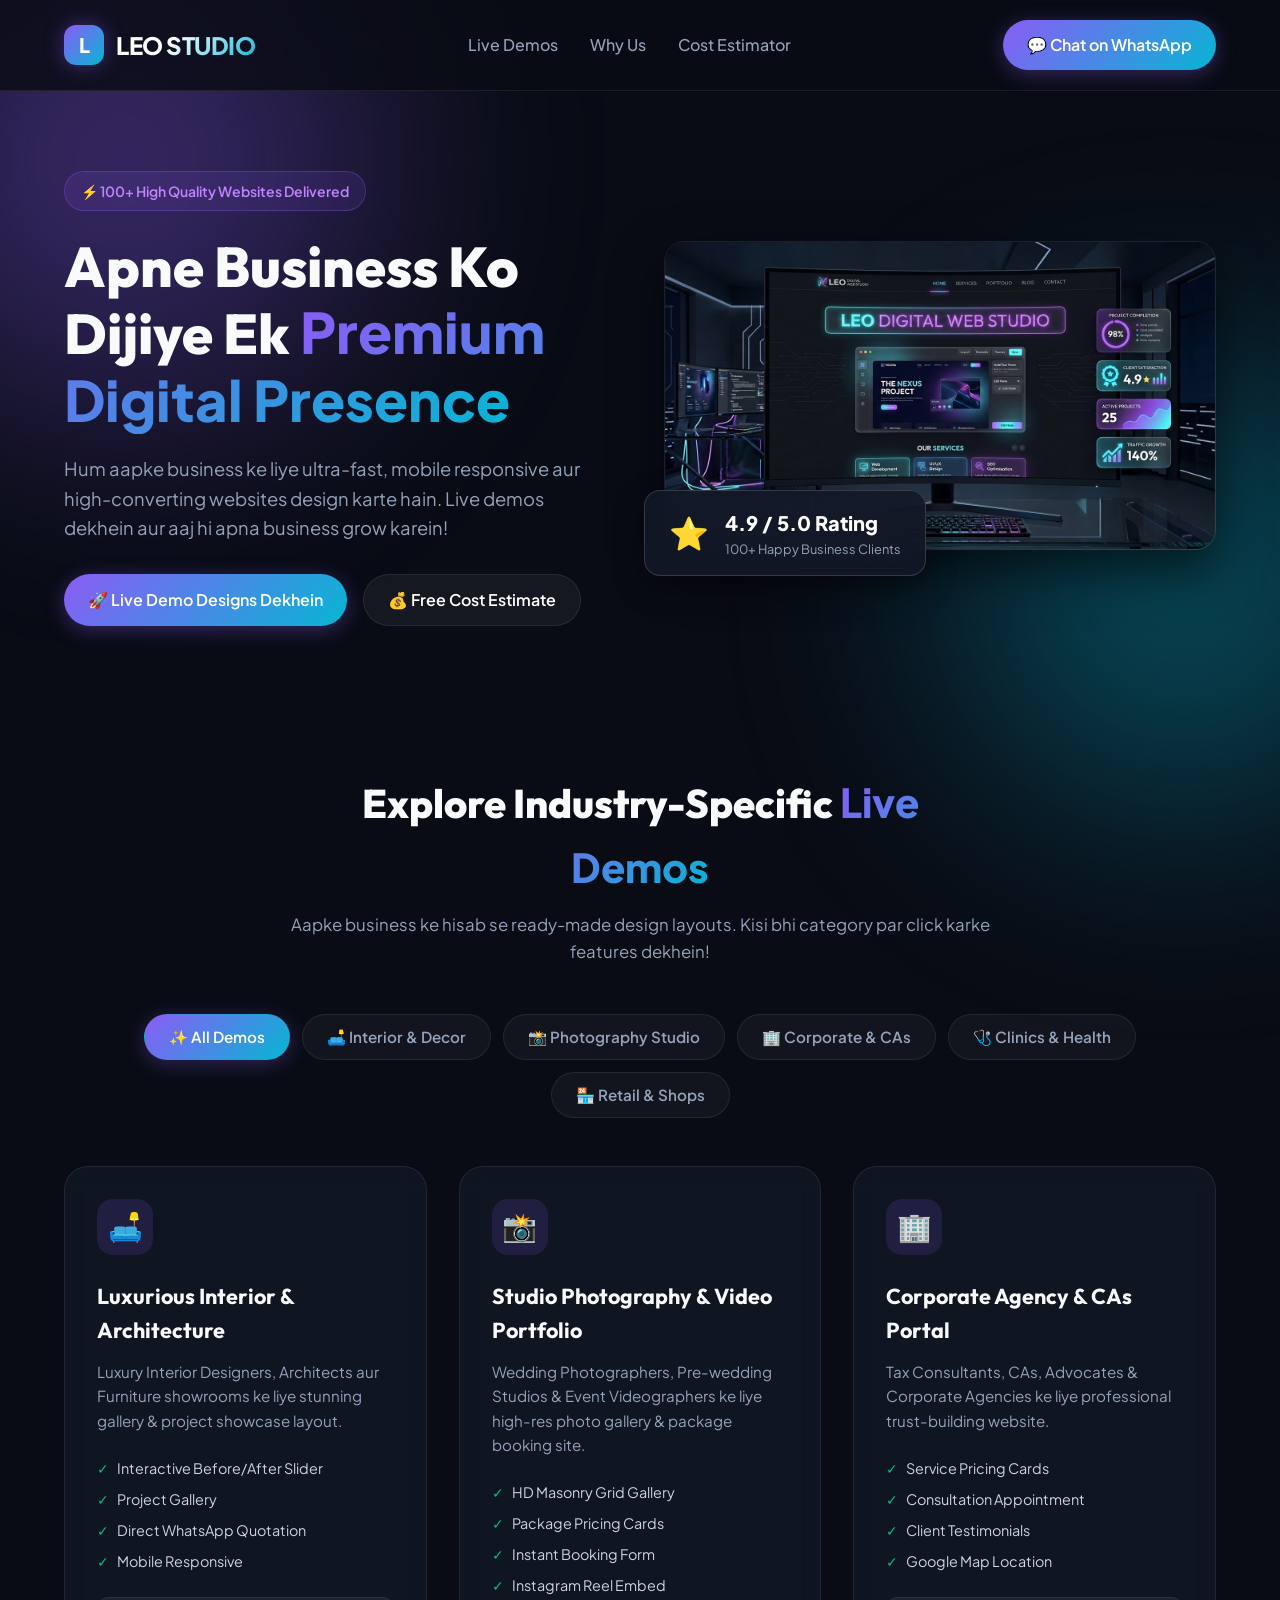
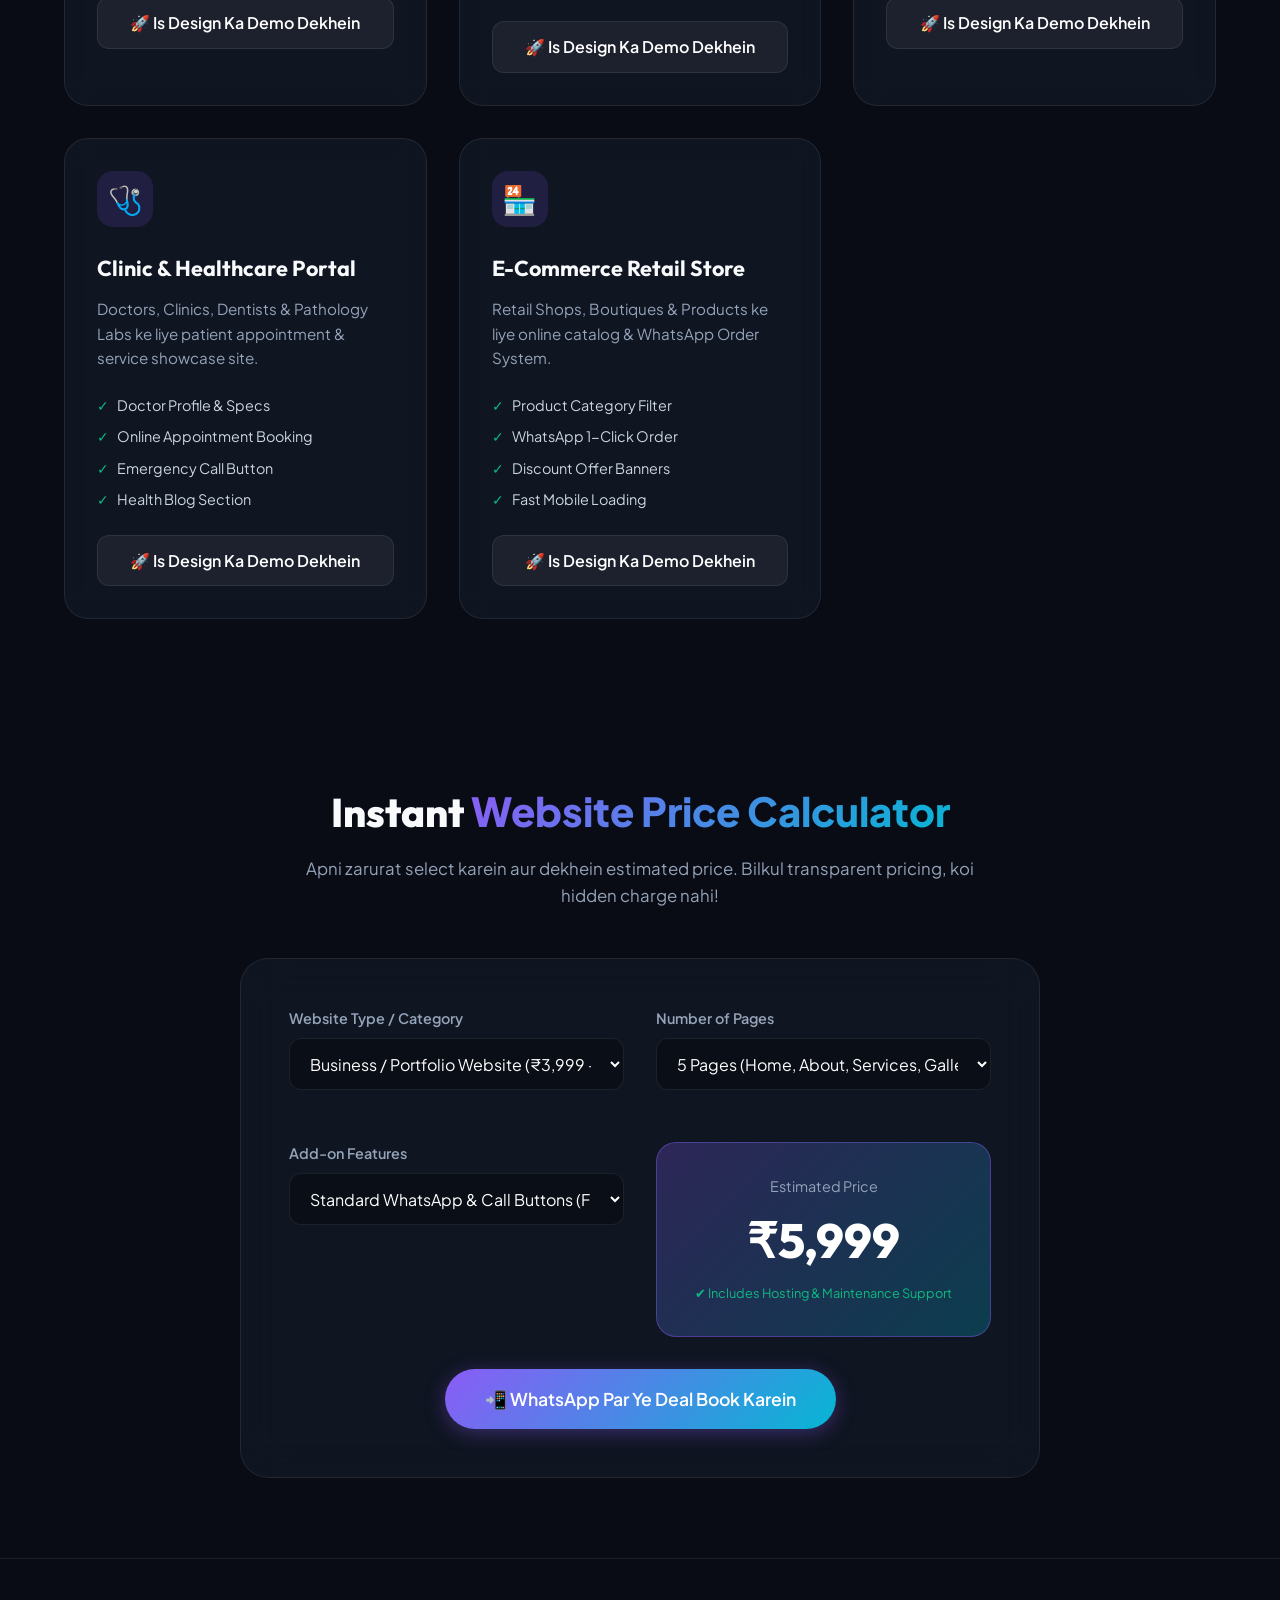
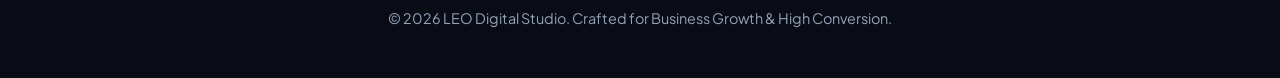
<file: index.html>
<!DOCTYPE html>
<html lang="en">
<head>
  <meta charset="UTF-8">
  <meta name="viewport" content="width=device-width, initial-scale=1.0">
  <title>LEO | Premium Web Design & Development Studio</title>
  <meta name="description" content="LEO Web Design Studio - High-converting modern websites for business growth. Mobile responsive, super fast, and SEO optimized.">
  <link rel="stylesheet" href="styles.css">
</head>
<body>

  <!-- Background Orbs -->
  <div class="bg-orb bg-orb-1"></div>
  <div class="bg-orb bg-orb-2"></div>

  <!-- Navigation -->
  <nav class="navbar">
    <a href="#" class="brand">
      <div class="brand-icon">L</div>
      <span class="brand-name">LEO STUDIO</span>
    </a>
    <ul class="nav-links">
      <li><a href="#showcase" class="nav-link">Live Demos</a></li>
      <li><a href="#features" class="nav-link">Why Us</a></li>
      <li><a href="#calculator" class="nav-link">Cost Estimator</a></li>
    </ul>
    <a href="https://wa.me/918429930881?text=Hi%20LEO!%20I%20want%20a%20website%20for%20my%20business." target="_blank" class="btn-primary">
      💬 Chat on WhatsApp
    </a>
  </nav>

  <!-- Hero Section -->
  <section class="hero">
    <div class="hero-content">
      <div class="hero-tag">
        ⚡ 100+ High Quality Websites Delivered
      </div>
      <h1 class="hero-title">
        Apne Business Ko Dijiye Ek <span class="gradient-text">Premium Digital Presence</span>
      </h1>
      <p class="hero-subtitle">
        Hum aapke business ke liye ultra-fast, mobile responsive aur high-converting websites design karte hain. Live demos dekhein aur aaj hi apna business grow karein!
      </p>
      <div class="hero-cta-group">
        <a href="#showcase" class="btn-primary">🚀 Live Demo Designs Dekhein</a>
        <a href="#calculator" class="btn-secondary">💰 Free Cost Estimate</a>
      </div>
    </div>
    <div class="hero-image-wrapper">
      <img src="assets/hero.jpg" alt="LEO Web Studio UI Preview" class="hero-img">
      <div class="stat-badge">
        <div class="stat-icon">⭐</div>
        <div>
          <div class="stat-val">4.9 / 5.0 Rating</div>
          <div class="stat-lbl">100+ Happy Business Clients</div>
        </div>
      </div>
    </div>
  </section>

  <!-- Live Showcase Category Tabs -->
  <section class="section" id="showcase">
    <div class="section-header">
      <h2 class="section-title">Explore Industry-Specific <span class="gradient-text">Live Demos</span></h2>
      <p class="section-desc">Aapke business ke hisab se ready-made design layouts. Kisi bhi category par click karke features dekhein!</p>
    </div>

    <!-- Category Filter Tabs -->
    <div class="tabs-container">
      <button class="tab-btn active" data-category="all">✨ All Demos</button>
      <button class="tab-btn" data-category="interior">🛋️ Interior & Decor</button>
      <button class="tab-btn" data-category="photo">📸 Photography Studio</button>
      <button class="tab-btn" data-category="corporate">🏢 Corporate & CAs</button>
      <button class="tab-btn" data-category="health">🩺 Clinics & Health</button>
      <button class="tab-btn" data-category="retail">🏪 Retail & Shops</button>
    </div>

    <!-- Demo Cards Grid -->
    <div class="cards-grid" id="cards-container">
      <!-- Cards rendered via JS -->
    </div>
  </section>

  <!-- Cost Estimator Calculator -->
  <section class="section" id="calculator">
    <div class="section-header">
      <h2 class="section-title">Instant <span class="gradient-text">Website Price Calculator</span></h2>
      <p class="section-desc">Apni zarurat select karein aur dekhein estimated price. Bilkul transparent pricing, koi hidden charge nahi!</p>
    </div>

    <div class="calculator-box">
      <div class="calc-grid">
        <div class="form-group">
          <label class="form-label">Website Type / Category</label>
          <select id="calc-type" class="form-control">
            <option value="business">Business / Portfolio Website (₹3,999 - ₹5,999)</option>
            <option value="ecommerce">E-Commerce / Online Store (₹7,999 - ₹9,999)</option>
            <option value="corporate">Corporate / Agency Portal (₹9,999 - ₹14,999)</option>
          </select>
        </div>

        <div class="form-group">
          <label class="form-label">Number of Pages</label>
          <select id="calc-pages" class="form-control">
            <option value="1">Single Page (Landing Page)</option>
            <option value="5" selected>5 Pages (Home, About, Services, Gallery, Contact)</option>
            <option value="10">10+ Pages (Full Custom Website)</option>
          </select>
        </div>

        <div class="form-group">
          <label class="form-label">Add-on Features</label>
          <select id="calc-addon" class="form-control">
            <option value="basic">Standard WhatsApp & Call Buttons (FREE)</option>
            <option value="seo">SEO & Google Search Indexing (+₹1,000)</option>
            <option value="full">SEO + Speed Optimization + Free Domain (+₹2,000)</option>
          </select>
        </div>

        <div class="price-display">
          <div style="font-size: 0.9rem; color: var(--text-muted); margin-bottom: 0.25rem;">Estimated Price</div>
          <div class="price-val" id="total-price">₹5,999</div>
          <div style="font-size: 0.8rem; color: #10b981; margin-top: 0.25rem;">✔ Includes Hosting & Maintenance Support</div>
        </div>
      </div>

      <div style="text-align: center;">
        <a id="btn-book-quote" href="#" target="_blank" class="btn-primary" style="font-size: 1.1rem; padding: 1rem 2.5rem;">
          📲 WhatsApp Par Ye Deal Book Karein
        </a>
      </div>
    </div>
  </section>

  <!-- Footer -->
  <footer>
    <p>© 2026 LEO Digital Studio. Crafted for Business Growth & High Conversion.</p>
  </footer>

  <script src="script.js"></script>
</body>
</html>
</file>
<file: styles.css>
@import url('https://fonts.googleapis.com/css2?family=Outfit:wght@300;400;500;600;700;800&family=Plus+Jakarta+Sans:wght@400;500;600;700&display=swap');

:root {
  --bg-dark: #090c15;
  --bg-card: rgba(18, 24, 38, 0.75);
  --border-card: rgba(255, 255, 255, 0.08);
  --accent-purple: #8b5cf6;
  --accent-cyan: #06b6d4;
  --accent-emerald: #10b981;
  --gradient-primary: linear-gradient(135deg, #8b5cf6 0%, #06b6d4 100%);
  --gradient-glow: linear-gradient(135deg, rgba(139, 92, 246, 0.25) 0%, rgba(6, 182, 212, 0.25) 100%);
  --text-main: #f8fafc;
  --text-muted: #94a3b8;
}

* {
  margin: 0;
  padding: 0;
  box-sizing: border-box;
  font-family: 'Plus Jakarta Sans', sans-serif;
}

body {
  background-color: var(--bg-dark);
  color: var(--text-main);
  overflow-x: hidden;
  line-height: 1.6;
}

h1, h2, h3, h4, h5, h6, .brand-logo {
  font-family: 'Outfit', sans-serif;
}

/* Background Glowing Orbs */
.bg-orb {
  position: fixed;
  border-radius: 50%;
  filter: blur(120px);
  z-index: -1;
  pointer-events: none;
  opacity: 0.35;
}

.bg-orb-1 {
  top: -10%;
  left: -10%;
  width: 500px;
  height: 500px;
  background: #8b5cf6;
}

.bg-orb-2 {
  top: 40%;
  right: -10%;
  width: 450px;
  height: 450px;
  background: #06b6d4;
}

/* Navbar */
.navbar {
  display: flex;
  justify-content: space-between;
  align-items: center;
  padding: 1.25rem 5%;
  position: sticky;
  top: 0;
  z-index: 100;
  background: rgba(9, 12, 21, 0.8);
  backdrop-filter: blur(16px);
  border-bottom: 1px solid var(--border-card);
}

.brand {
  display: flex;
  align-items: center;
  gap: 0.75rem;
  text-decoration: none;
}

.brand-icon {
  width: 40px;
  height: 40px;
  background: var(--gradient-primary);
  border-radius: 12px;
  display: flex;
  align-items: center;
  justify-content: center;
  color: #fff;
  font-size: 1.25rem;
  font-weight: 800;
  box-shadow: 0 0 20px rgba(139, 92, 246, 0.4);
}

.brand-name {
  font-size: 1.5rem;
  font-weight: 800;
  letter-spacing: -0.5px;
  background: linear-gradient(135deg, #fff 40%, var(--accent-cyan));
  -webkit-background-clip: text;
  -webkit-text-fill-color: transparent;
}

.nav-links {
  display: flex;
  align-items: center;
  gap: 2rem;
  list-style: none;
}

.nav-link {
  color: var(--text-muted);
  text-decoration: none;
  font-weight: 500;
  transition: color 0.3s;
}

.nav-link:hover {
  color: #fff;
}

.btn-primary {
  background: var(--gradient-primary);
  color: #fff;
  padding: 0.75rem 1.5rem;
  border-radius: 50px;
  text-decoration: none;
  font-weight: 600;
  display: inline-flex;
  align-items: center;
  gap: 0.5rem;
  border: none;
  cursor: pointer;
  box-shadow: 0 4px 20px rgba(139, 92, 246, 0.35);
  transition: all 0.3s ease;
}

.btn-primary:hover {
  transform: translateY(-2px);
  box-shadow: 0 8px 30px rgba(6, 182, 212, 0.45);
}

/* Hero Section */
.hero {
  padding: 5rem 5% 4rem;
  display: grid;
  grid-template-columns: 1fr 1fr;
  gap: 3rem;
  align-items: center;
}

.hero-tag {
  display: inline-flex;
  align-items: center;
  gap: 0.5rem;
  padding: 0.5rem 1rem;
  background: rgba(139, 92, 246, 0.12);
  border: 1px solid rgba(139, 92, 246, 0.3);
  border-radius: 50px;
  color: #c084fc;
  font-size: 0.875rem;
  font-weight: 600;
  margin-bottom: 1.5rem;
}

.hero-title {
  font-size: 3.5rem;
  line-height: 1.15;
  font-weight: 800;
  margin-bottom: 1.25rem;
}

.gradient-text {
  background: var(--gradient-primary);
  -webkit-background-clip: text;
  -webkit-text-fill-color: transparent;
}

.hero-subtitle {
  color: var(--text-muted);
  font-size: 1.15rem;
  margin-bottom: 2rem;
  max-width: 540px;
}

.hero-cta-group {
  display: flex;
  gap: 1rem;
  flex-wrap: wrap;
}

.btn-secondary {
  background: rgba(255, 255, 255, 0.05);
  border: 1px solid var(--border-card);
  color: #fff;
  padding: 0.75rem 1.5rem;
  border-radius: 50px;
  text-decoration: none;
  font-weight: 600;
  display: inline-flex;
  align-items: center;
  gap: 0.5rem;
  transition: all 0.3s;
}

.btn-secondary:hover {
  background: rgba(255, 255, 255, 0.12);
}

.hero-image-wrapper {
  position: relative;
}

.hero-img {
  width: 100%;
  border-radius: 20px;
  box-shadow: 0 20px 50px rgba(0, 0, 0, 0.6);
  border: 1px solid var(--border-card);
}

.stat-badge {
  position: absolute;
  bottom: -20px;
  left: -20px;
  background: rgba(18, 24, 38, 0.9);
  backdrop-filter: blur(20px);
  border: 1px solid rgba(255, 255, 255, 0.15);
  padding: 1rem 1.5rem;
  border-radius: 16px;
  display: flex;
  align-items: center;
  gap: 1rem;
  box-shadow: 0 10px 30px rgba(0, 0, 0, 0.4);
}

.stat-icon {
  font-size: 2rem;
}

.stat-val {
  font-size: 1.25rem;
  font-weight: 800;
  color: #fff;
}

.stat-lbl {
  font-size: 0.8rem;
  color: var(--text-muted);
}

/* Category Filter Showcase Section */
.section {
  padding: 5rem 5%;
}

.section-header {
  text-align: center;
  max-width: 700px;
  margin: 0 auto 3rem;
}

.section-title {
  font-size: 2.5rem;
  margin-bottom: 0.75rem;
  font-weight: 800;
}

.section-desc {
  color: var(--text-muted);
  font-size: 1.05rem;
}

.tabs-container {
  display: flex;
  justify-content: center;
  gap: 0.75rem;
  flex-wrap: wrap;
  margin-bottom: 3rem;
}

.tab-btn {
  padding: 0.75rem 1.5rem;
  background: rgba(255, 255, 255, 0.04);
  border: 1px solid var(--border-card);
  border-radius: 50px;
  color: var(--text-muted);
  font-size: 0.95rem;
  font-weight: 600;
  cursor: pointer;
  transition: all 0.3s;
}

.tab-btn.active, .tab-btn:hover {
  background: var(--gradient-primary);
  color: #fff;
  border-color: transparent;
  box-shadow: 0 4px 20px rgba(139, 92, 246, 0.3);
}

.cards-grid {
  display: grid;
  grid-template-columns: repeat(auto-fit, minmax(320px, 1fr));
  gap: 2rem;
}

.card {
  background: var(--bg-card);
  border: 1px solid var(--border-card);
  border-radius: 24px;
  padding: 2rem;
  backdrop-filter: blur(12px);
  transition: all 0.4s ease;
  position: relative;
  overflow: hidden;
}

.card:hover {
  transform: translateY(-8px);
  border-color: rgba(139, 92, 246, 0.4);
  box-shadow: 0 20px 40px rgba(0, 0, 0, 0.5);
}

.card-icon {
  width: 56px;
  height: 56px;
  background: rgba(139, 92, 246, 0.15);
  border-radius: 16px;
  display: flex;
  align-items: center;
  justify-content: center;
  font-size: 1.75rem;
  margin-bottom: 1.5rem;
}

.card-title {
  font-size: 1.35rem;
  font-weight: 700;
  margin-bottom: 0.75rem;
}

.card-text {
  color: var(--text-muted);
  font-size: 0.95rem;
  margin-bottom: 1.5rem;
}

.feature-list {
  list-style: none;
  margin-bottom: 1.5rem;
}

.feature-item {
  display: flex;
  align-items: center;
  gap: 0.5rem;
  font-size: 0.9rem;
  color: #cbd5e1;
  margin-bottom: 0.5rem;
}

.feature-check {
  color: var(--accent-emerald);
}

.card-btn {
  width: 100%;
  padding: 0.75rem;
  background: rgba(255, 255, 255, 0.06);
  border: 1px solid var(--border-card);
  border-radius: 12px;
  color: #fff;
  font-weight: 600;
  cursor: pointer;
  transition: all 0.3s;
  text-align: center;
  text-decoration: none;
  display: block;
}

.card-btn:hover {
  background: var(--accent-purple);
  border-color: var(--accent-purple);
}

/* Interactive Calculator Section */
.calculator-box {
  background: var(--bg-card);
  border: 1px solid var(--border-card);
  border-radius: 28px;
  padding: 3rem;
  max-width: 800px;
  margin: 0 auto;
  backdrop-filter: blur(20px);
}

.calc-grid {
  display: grid;
  grid-template-columns: 1fr 1fr;
  gap: 2rem;
  margin-bottom: 2rem;
}

.form-group {
  margin-bottom: 1.25rem;
}

.form-label {
  display: block;
  font-size: 0.9rem;
  color: var(--text-muted);
  margin-bottom: 0.5rem;
  font-weight: 600;
}

.form-control {
  width: 100%;
  padding: 0.85rem 1rem;
  background: rgba(0, 0, 0, 0.3);
  border: 1px solid var(--border-card);
  border-radius: 12px;
  color: #fff;
  font-size: 1rem;
  outline: none;
}

.form-control:focus {
  border-color: var(--accent-purple);
}

.price-display {
  background: var(--gradient-glow);
  border: 1px solid rgba(139, 92, 246, 0.4);
  border-radius: 20px;
  padding: 2rem;
  text-align: center;
}

.price-val {
  font-size: 3rem;
  font-weight: 800;
  color: #fff;
  font-family: 'Outfit', sans-serif;
}

/* Footer */
footer {
  padding: 3rem 5%;
  border-top: 1px solid var(--border-card);
  text-align: center;
  color: var(--text-muted);
  font-size: 0.9rem;
}

@media (max-width: 768px) {
  .hero {
    grid-template-columns: 1fr;
    text-align: center;
  }

  .hero-title {
    font-size: 2.5rem;
  }

  .hero-cta-group {
    justify-content: center;
  }

  .calc-grid {
    grid-template-columns: 1fr;
  }

  .stat-badge {
    position: static;
    margin-top: 1.5rem;
  }
}
</file>
